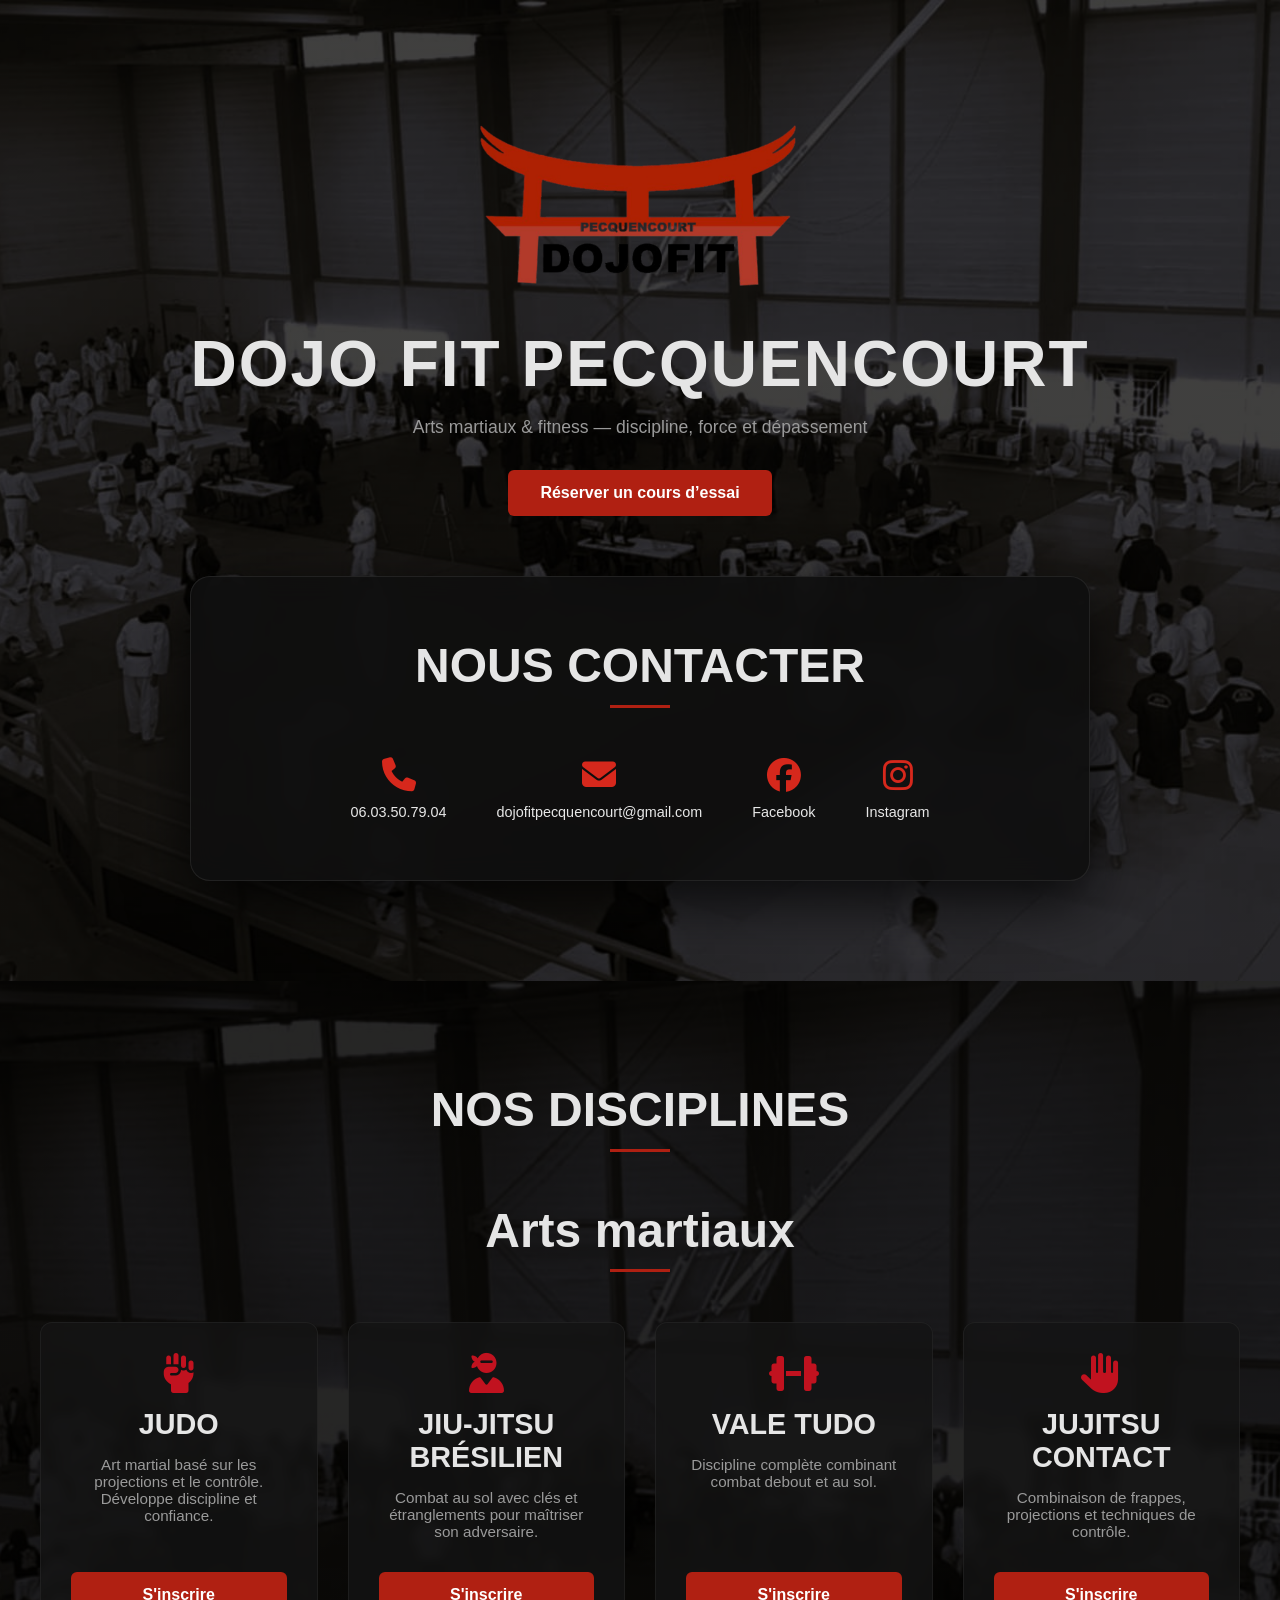
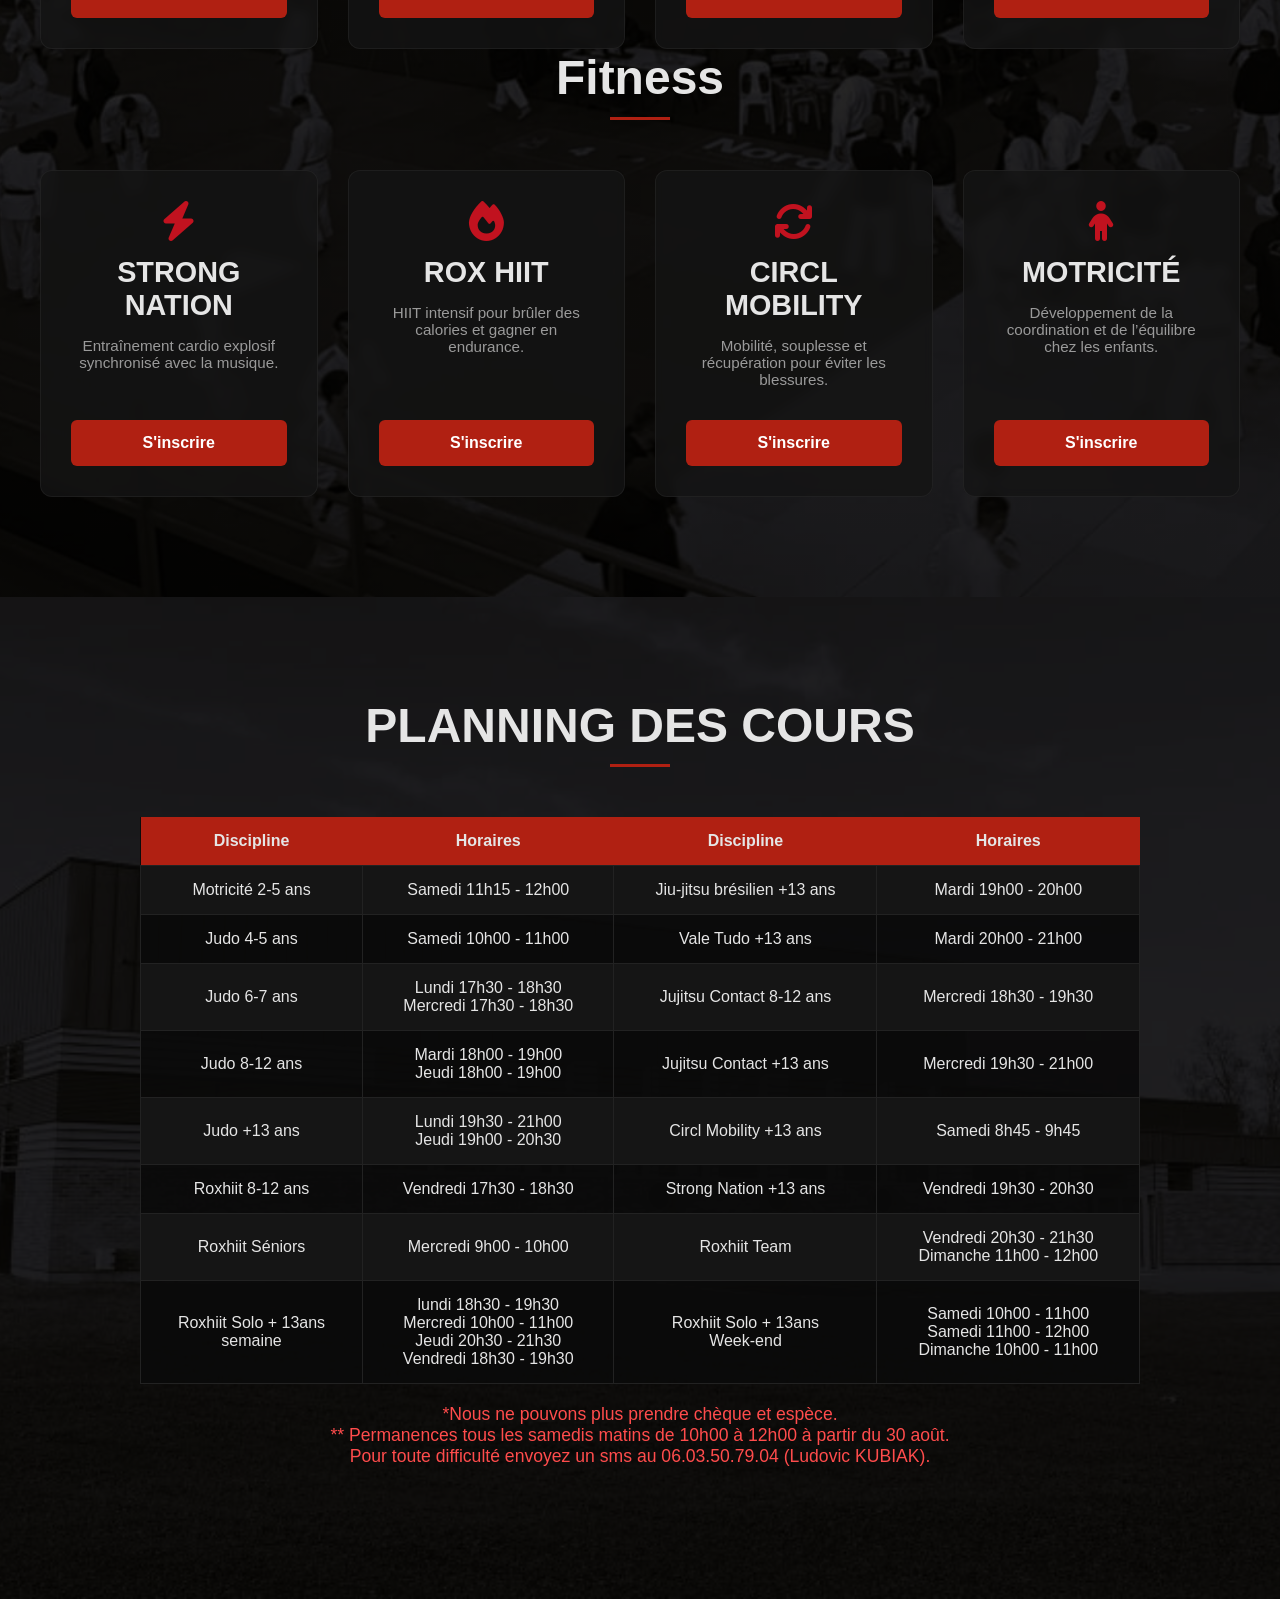
<file: index.html>
<!doctype html>
<html lang="fr">
  <head>
    <meta charset="UTF-8" />
    <meta name="viewport" content="width=device-width, initial-scale=1.0" />

    <title>Dojo Fit Pecquencourt</title>

    <link rel="stylesheet" href="style.css" />

    <!-- Favicon -->
    <link rel="icon" type="image/png" href="images/LOGO-Calque.png" />

    <!-- Icons -->
    <link
      rel="stylesheet"
      href="https://cdnjs.cloudflare.com/ajax/libs/font-awesome/6.5.0/css/all.min.css"
    />
  </head>

  <body>
    <!-- ================= HERO ================= -->
    <section class="hero">
      <img src="images/LOGO-Calque.png" alt="Logo Dojo Fit" class="logo" />

      <h1>DOJO FIT PECQUENCOURT</h1>

      <p>Arts martiaux & fitness — discipline, force et dépassement</p>

      <a href="https://dojofitpecquencourt.fr/essai/" class="cta">Réserver un cours d’essai</a>

      <!-- CONTACT INTEGRÉ -->
      <div class="contact-box hero-contact">
        <h2 class="section-title">NOUS CONTACTER</h2>

        <div class="contact-icons">
          <a href="tel:0603507904" class="contact-item">
            <i class="fa-solid fa-phone"></i>
            <span>06.03.50.79.04</span>
          </a>

          <a href="mailto:dojofitpecquencourt@gmail.com" class="contact-item">
            <i class="fa-solid fa-envelope"></i>
            <span>dojofitpecquencourt@gmail.com</span>
          </a>

          <a
            href="https://www.facebook.com/judo.pecquencourt"
            target="_blank"
            class="contact-item"
          >
            <i class="fa-brands fa-facebook"></i>
            <span>Facebook</span>
          </a>

          <a
            href="https://www.instagram.com/dojofitpecquencourt"
            target="_blank"
            class="contact-item"
          >
            <i class="fa-brands fa-instagram"></i>
            <span>Instagram</span>
          </a>
        </div>
      </div>
    </section>

    <!-- ================= DISCIPLINES ================= -->
    <section class="disciplines">
      <h2 class="section-title">NOS DISCIPLINES</h2>

      <h2 class="section-title">Arts martiaux</h2>

      <div class="cards">
        <div class="card">
          <i class="fa-solid fa-hand-fist"></i>
          <h3>JUDO</h3>
          <p>
            Art martial basé sur les projections et le contrôle. Développe
            discipline et confiance.
          </p>
          <a href="#" class="cta">S'inscrire</a>
        </div>

        <div class="card">
          <i class="fa-solid fa-user-ninja"></i>
          <h3>JIU-JITSU BRÉSILIEN</h3>
          <p>
            Combat au sol avec clés et étranglements pour maîtriser son
            adversaire.
          </p>
          <a href="#" class="cta">S'inscrire</a>
        </div>

        <div class="card">
          <i class="fa-solid fa-dumbbell"></i>
          <h3>VALE TUDO</h3>
          <p>Discipline complète combinant combat debout et au sol.</p>
          <a href="#" class="cta">S'inscrire</a>
        </div>

        <div class="card">
          <i class="fa-solid fa-hand"></i>
          <h3>JUJITSU CONTACT</h3>
          <p>Combinaison de frappes, projections et techniques de contrôle.</p>
          <a href="#" class="cta">S'inscrire</a>
        </div>
      </div>

      <h2 class="section-title">Fitness</h2>

      <div class="cards">
        <div class="card">
          <i class="fa-solid fa-bolt"></i>
          <h3>STRONG NATION</h3>
          <p>Entraînement cardio explosif synchronisé avec la musique.</p>
          <a href="#" class="cta">S'inscrire</a>
        </div>

        <div class="card">
          <i class="fa-solid fa-fire"></i>
          <h3>ROX HIIT</h3>
          <p>HIIT intensif pour brûler des calories et gagner en endurance.</p>
          <a href="#" class="cta">S'inscrire</a>
        </div>

        <div class="card">
          <i class="fa-solid fa-arrows-rotate"></i>
          <h3>CIRCL MOBILITY</h3>
          <p>Mobilité, souplesse et récupération pour éviter les blessures.</p>
          <a href="#" class="cta">S'inscrire</a>
        </div>

        <div class="card">
          <i class="fa-solid fa-child"></i>
          <h3>MOTRICITÉ</h3>
          <p>
            Développement de la coordination et de l’équilibre chez les enfants.
          </p>
          <a href="#" class="cta">S'inscrire</a>
        </div>
      </div>
    </section>

    <!-- ================= PLANNING ================= -->
    <section class="planning">
      <h2 class="section-title">PLANNING DES COURS</h2>

      <table class="planning-table">
        <tr>
          <th>Discipline</th>
          <th>Horaires</th>
          <th>Discipline</th>
          <th>Horaires</th>
        </tr>
        <tr>
          <td>Motricité 2-5 ans</td>
          <td>Samedi 11h15 - 12h00</td>
          <td>Jiu-jitsu brésilien +13 ans</td>
          <td>Mardi 19h00 - 20h00</td>
        </tr>
        <tr>
          <td>Judo 4-5 ans</td>
          <td>Samedi 10h00 - 11h00</td>
          <td>Vale Tudo +13 ans</td>
          <td>Mardi 20h00 - 21h00</td>
        </tr>
        <tr>
          <td>Judo 6-7 ans</td>
          <td>Lundi 17h30 - 18h30<br />Mercredi 17h30 - 18h30</td>
          <td>Jujitsu Contact 8-12 ans</td>
          <td>Mercredi 18h30 - 19h30</td>
        </tr>
        <tr>
          <td>Judo 8-12 ans</td>
          <td>Mardi 18h00 - 19h00<br />Jeudi 18h00 - 19h00</td>
          <td>Jujitsu Contact +13 ans</td>
          <td>Mercredi 19h30 - 21h00</td>
        </tr>
        <tr>
          <td>Judo +13 ans</td>
          <td>Lundi 19h30 - 21h00<br />Jeudi 19h00 - 20h30</td>
          <td>Circl Mobility +13 ans</td>
          <td>Samedi 8h45 - 9h45</td>
        </tr>
        <tr>
          <td>Roxhiit 8-12 ans</td>
          <td>Vendredi 17h30 - 18h30</td>
          <td>Strong Nation +13 ans</td>
          <td>Vendredi 19h30 - 20h30</td>
        </tr>
        <tr>
          <td>Roxhiit Séniors</td>
          <td>Mercredi 9h00 - 10h00</td>
          <td>Roxhiit Team</td>
          <td>
            Vendredi 20h30 - 21h30 <br />
            Dimanche 11h00 - 12h00
          </td>
        </tr>
        <tr>
          <td>
            Roxhiit Solo + 13ans <br />
            semaine
          </td>
          <td>
            lundi 18h30 - 19h30 <br />
            Mercredi 10h00 - 11h00 <br />Jeudi 20h30 - 21h30 <br />
            Vendredi 18h30 - 19h30
          </td>
          <td>
            Roxhiit Solo + 13ans <br />
            Week-end
          </td>
          <td>
            Samedi 10h00 - 11h00 <br />
            Samedi 11h00 - 12h00 <br />
            Dimanche 10h00 - 11h00
          </td>
        </tr>
      </table>
      <p class="warning">
        *Nous ne pouvons plus prendre chèque et espèce. <br />
        ** Permanences tous les samedis matins de 10h00 à 12h00 à partir du 30
        août. <br />
        Pour toute difficulté envoyez un sms au 06.03.50.79.04 (Ludovic KUBIAK).
      </p>
    </section>
  </body>
</html>
</file>
<file: style.css>
/*********************** BASE ************************/

* {
  margin: 0;
  padding: 0;
  box-sizing: border-box;
}

body {
  font-family: 'Inter', sans-serif;
  background-color: #000;
  color: #e5e5e5;
}

/*********************** HERO ************************/

.hero {
  min-height: 100vh;
  height: auto;
  background:
    linear-gradient(rgba(0,0,0,0.75), rgba(0,0,0,0.75)),
    url("images/Championnat-Lallaing.jpg") center/cover no-repeat;

  display: flex;
  flex-direction: column;
  align-items: center;
  justify-content: flex-start;
  text-align: center;

  padding: 120px 2rem 80px;
}

.hero-contact {
  margin-top: 40px;
  margin-bottom: 40px;

  transform: translateY(20px);
}

.logo {
  width: 350px;
  margin-bottom: 2rem;
}

h1 {
  font-family: 'Bebas Neue', sans-serif;
  font-size: 4rem;
  letter-spacing: 2px;
  margin-bottom: 1rem;
}

/*********************** SECTIONS ************************/

section {
  padding: 100px 20px;
  text-align: center;
  position: relative;
}

/*********************** TITRES ************************/

.section-title {
  font-family: 'Bebas Neue', sans-serif;
  font-size: 3rem;
  margin-bottom: 50px;
  line-height: 1.2;
}

.section-title::after {
  content: "";
  display: block;
  width: 60px;
  height: 3px;
  background: #b02012;
  margin: 10px auto 0;
}

/*********************** TEXTE ************************/

p {
  font-size: 1.1rem;
  color: #9a9a9a;
  margin-bottom: 2rem;
}

/*********************** BOUTON ************************/

.cta {
  text-decoration: none;
  padding: 14px 32px;
  background-color: #b02012;
  color: white;
  font-weight: 600;
  border-radius: 6px;
  transition: 0.3s;
}

.cta:hover {
  background-color: #d6281c;
}

/*********************** CONTACT ************************/

.contact {
  display: flex;
  justify-content: center;
}

.contact-box {
  background: rgba(15,15,15,0.9);
  backdrop-filter: blur(12px);
  border-radius: 20px;
  padding: 60px 40px;
  max-width: 900px;
  width: 100%;
  box-shadow: 0 20px 60px rgba(0,0,0,0.8);
  border: 1px solid rgba(255,255,255,0.08);
}

.contact-icons {
  display: flex;
  justify-content: center;
  flex-wrap: wrap;
  gap: 50px;
}

.contact-item {
  display: flex;
  flex-direction: column;
  align-items: center;
  text-decoration: none;
  color: #fff;
  transition: 0.3s;
}

.contact-item i {
  font-size: 34px;
  margin-bottom: 12px;
  color: #d6281c;
}

.contact-item span {
  font-size: 0.9rem;
  opacity: 0.9;
}

.contact-item:hover {
  transform: translateY(-6px) scale(1.05);
}

/*********************** DISCIPLINES ************************/

.disciplines::before {
  content: "";
  position: absolute;
  inset: 0;
  background:
    linear-gradient(rgba(0,0,0,0.85), rgba(0,0,0,0.85)),
    url("images/Championnat-Lallaing.jpg") center/cover no-repeat;
  z-index: -1;
}

.cards {
  display: grid;
  grid-template-columns: repeat(4, 1fr);
  gap: 30px;
  max-width: 1200px;
  margin: auto;
}

.card {
  display: flex;
  flex-direction: column;
  justify-content: space-between;

  padding: 30px;
  border-radius: 12px;

  background: rgba(20,20,20,0.8);
  backdrop-filter: blur(4px);

  border: 1px solid rgba(255,255,255,0.05);
  transition: 0.3s;
}

.card i {
  font-size: 40px;
  color: #c1121f;
  margin-bottom: 15px;
}

.card:hover i {
  transform: scale(1.2);
}

.card h3 {
  font-family: 'Bebas Neue', sans-serif;
  font-size: 1.8rem;
  margin-bottom: 15px;
}

.card p {
  font-size: 0.95rem;
}

.card .cta {
  margin-top: auto;
}

.card:hover {
  transform: translateY(-8px);
  background-color: #222;
}

/*********************** PLANNING ************************/

.planning::before {
  content: "";
  position: absolute;
  inset: 0;
  background:
    linear-gradient(rgba(0,0,0,0.85), rgba(0,0,0,0.85)),
    url("images/Dojo-Ext.jpg") center/cover no-repeat;
  z-index: -1;
}

.planning-table {
  width: 100%;
  max-width: 1000px;
  margin: auto;
  border-collapse: collapse;
  background: rgba(10,10,10,0.9);
}

.planning-table th {
  background: #b02012;
  padding: 15px;
}

.planning-table td {
  padding: 15px;
  border: 1px solid #222;
}

.planning-table tr:nth-child(even) {
  background: #151515;
}

.planning-table tr:hover {
  background: #1f1f1f;
}

.warning {
  color: #ff4c4c;
  margin-top: 20px;
}

/*********************** RESPONSIVE ************************/

/* TABLETTE */
@media (max-width: 1024px) {
  .cards {
    grid-template-columns: repeat(2, 1fr);
  }

  h1 {
    font-size: 3rem;
  }

  .logo {
    width: 250px;
  }
}

/* MOBILE */
@media (max-width: 768px) {

  section {
    padding: 60px 15px;
  }

  h1 {
    font-size: 2.3rem;
  }

  .logo {
    width: 160px;
  }

  .section-title {
    font-size: 2rem;
    margin-bottom: 30px;
  }

  .cards {
    grid-template-columns: 1fr;
  }

  .card {
    padding: 20px;
  }

  .contact-box {
    padding: 30px 20px;
  }

  .contact-icons {
    gap: 25px;
  }

  .planning-table {
    font-size: 0.75rem;
  }

  .planning-table th,
  .planning-table td {
    padding: 6px;
  }

  .warning {
    font-size: 0.8rem;
  }
}
</file>
